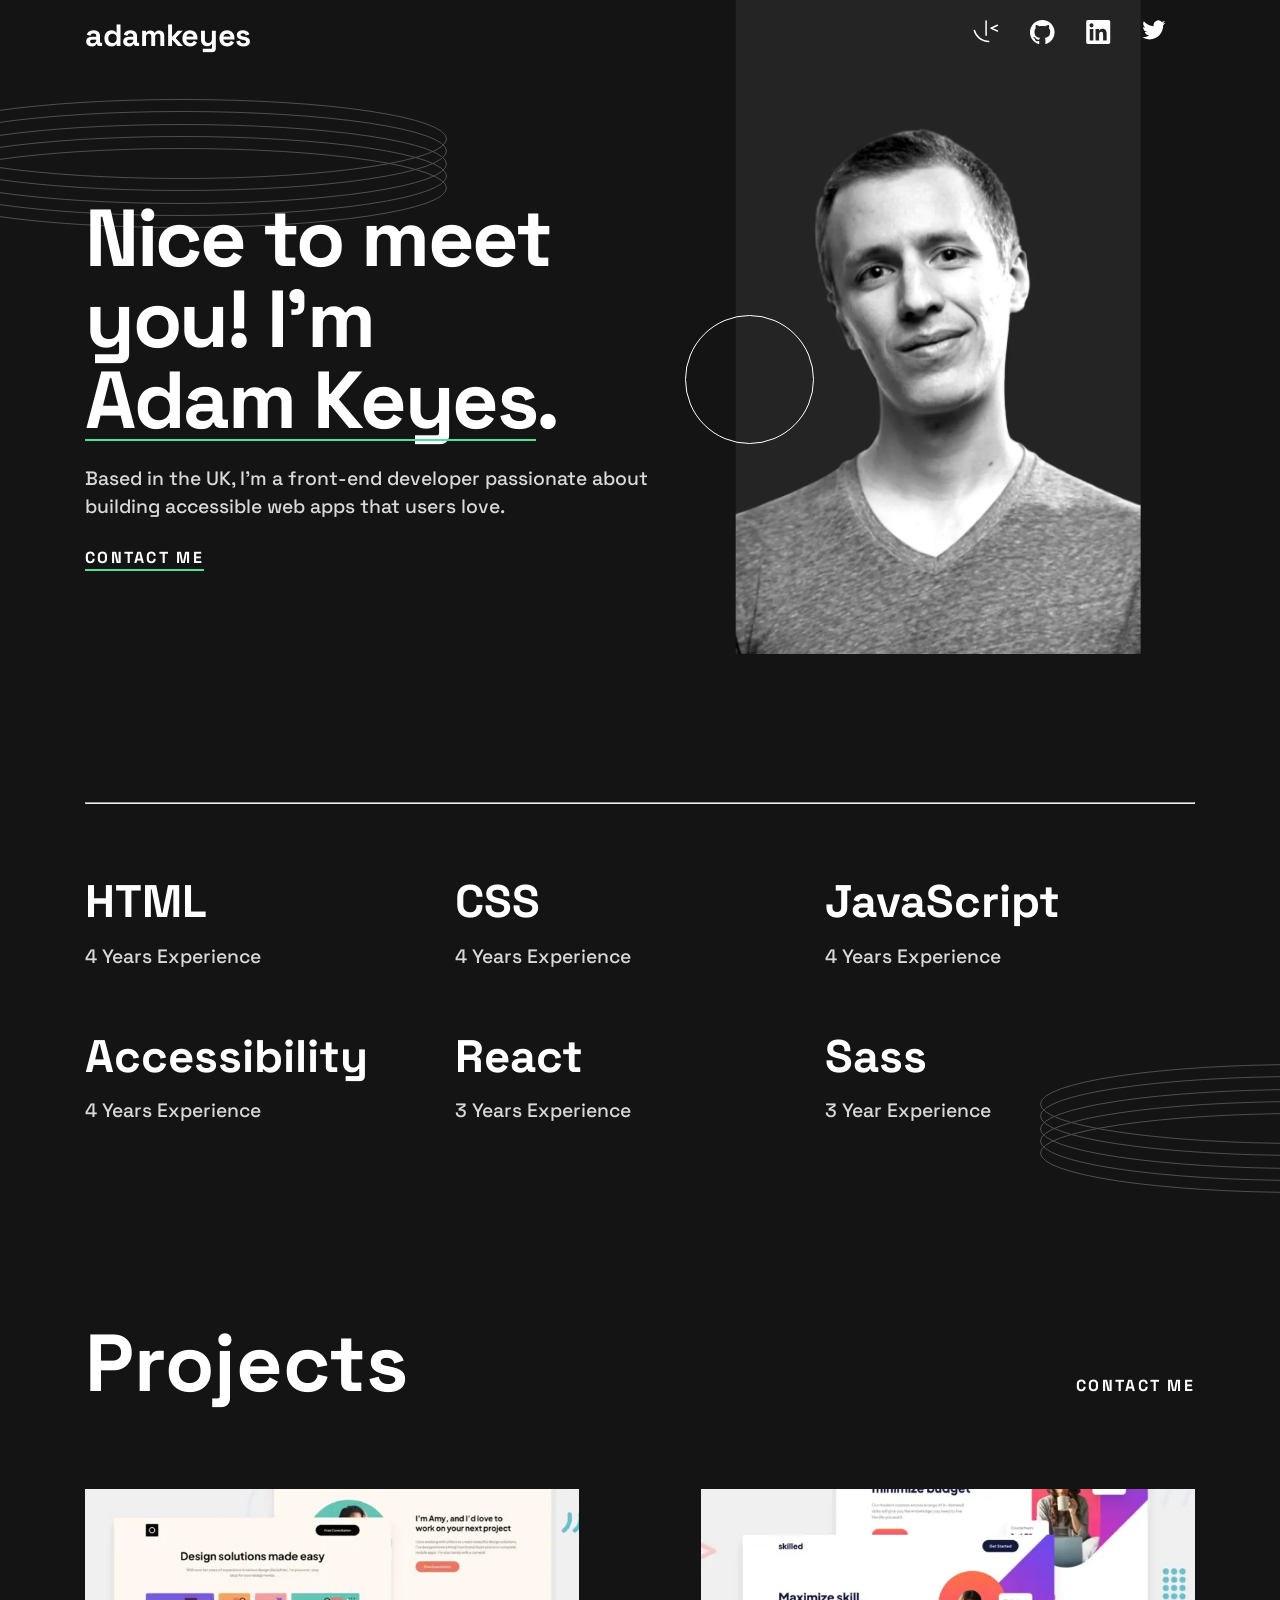
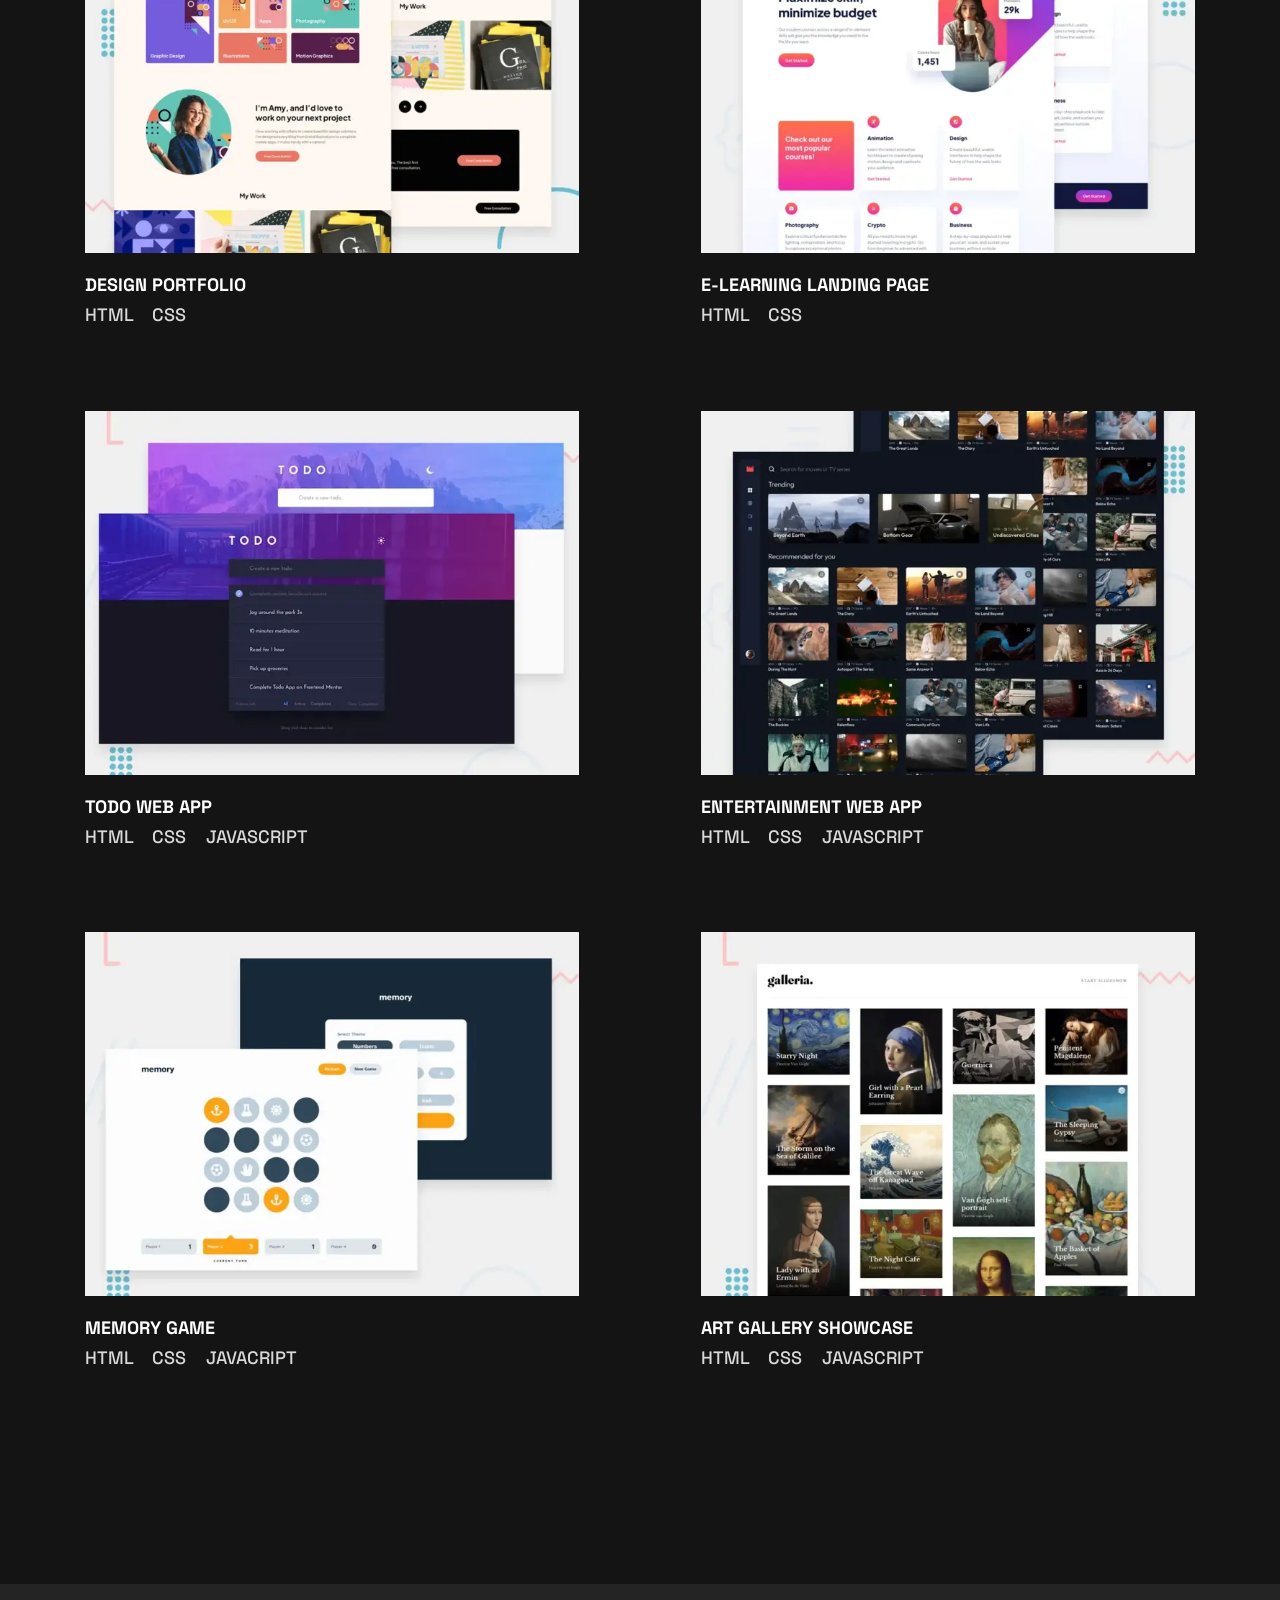
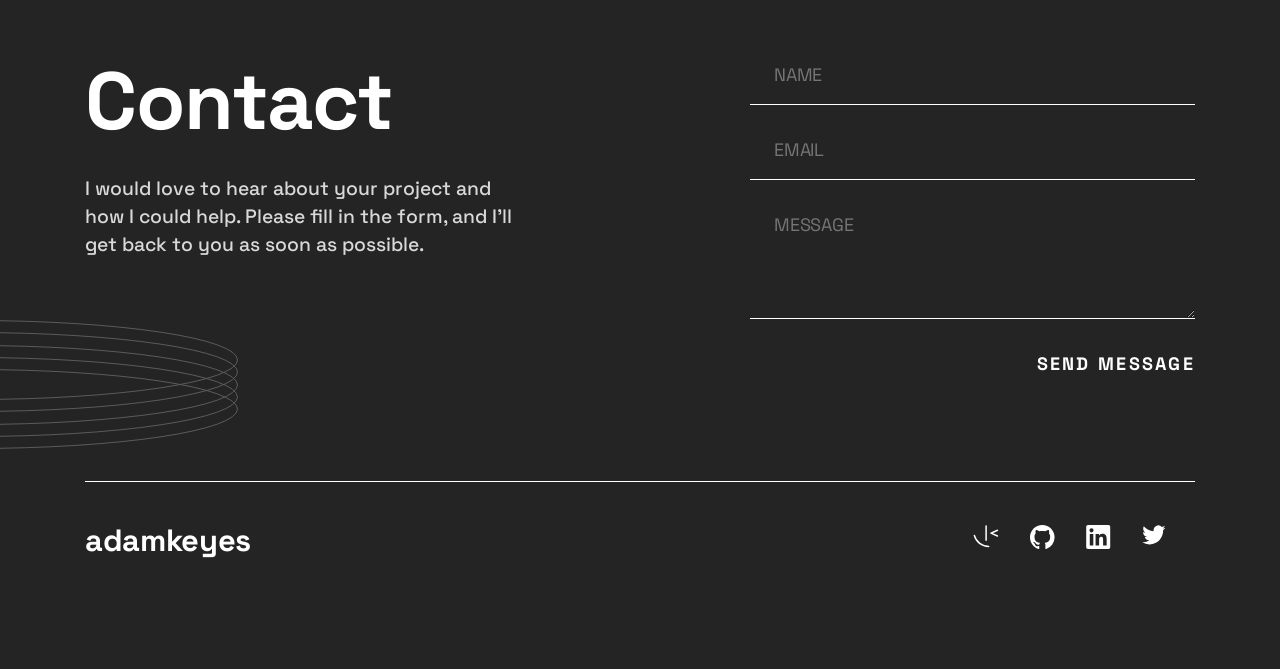
<file: index.html>
<!DOCTYPE html>
<html lang="en">
  <head>
    <meta charset="UTF-8" />
    <meta name="viewport" content="width=device-width, initial-scale=1.0" />

    <link
      rel="icon"
      type="image/png"
      sizes="32x32"
      href="./assets/images/favicon-32x32.png"
    />
    <link rel="preconnect" href="https://fonts.googleapis.com" />
    <link rel="preconnect" href="https://fonts.gstatic.com" crossorigin />
    <link
      href="https://fonts.googleapis.com/css2?family=Space+Grotesk:wght@500;700&display=swap"
      rel="stylesheet"
    />
    <link rel="stylesheet" href="styles.css" />
    <title>Frontend Mentor | Single-page developer portfolio</title>
  </head>
  <body>
    <header class="primary-header">
      <div class="container">
        <div class="flex">
          <h3 class="fw-bold fs-500-600 text-neutral-100 name">
            <a href="#" class="text-neutral-100">adamkeyes</a>
          </h3>
          <nav class="primary-navigation">
            <ul aria-label="Primary" role="list" class="nav-list">
              <li>
                <a
                  href="https://www.frontendmentor.io/profile/GGSWEngineer"
                  target="_blank"
                  ><img
                    src="./assets/images/icon-frontend-mentor.svg"
                    alt="front-end mentor icon"
                /></a>
              </li>
              <li>
                <a href="https://github.com/GGSWEngineer" target="_blank"
                  ><img src="./assets/images/icon-github.svg" alt="github icon"
                /></a>
              </li>
              <li>
                <a
                  href="https://www.linkedin.com/in/gerardo-garcia-19a794275/"
                  target="_blank"
                  ><img
                    src="./assets/images/icon-linkedin.svg"
                    alt="linkedin icon"
                /></a>
              </li>
              <li>
                <a href="#" target="_blank"
                  ><img
                    src="./assets/images/icon-twitter.svg"
                    alt="twitter icon"
                /></a>
              </li>
            </ul>
          </nav>
        </div>
        <div class="hero-section">
          <div class="img-container">
            <img
              src="./assets/images/image-profile-mobile.webp"
              alt="picture of me"
              class="profile-picture"
            />
          </div>
          <div class="hero-text">
            <h1 class="hero-header fw-bold fs-650-900 text-neutral-100">
              Nice to meet you! I'm
              <span class="underline-text">Adam Keyes</span>.
            </h1>
            <p class="hero-paragraph fw-medium fs-300-400">
              Based in the UK, I'm a front-end developer passionate about
              building accessible web apps that users love.
            </p>
            <a
              href="#contact"
              class="underline-text fw-bold fs-300 text-neutral-100 hero-btn"
              >Contact me</a
            >
          </div>
        </div>
      </div>
      <img
        src="assets/images/pattern-circle.svg"
        alt="circle pattern for background"
        class="circle-pattern"
      />
      <img
        src="assets/images/pattern-rings.svg"
        alt="pattern rings for background"
        class="ring-pattern"
      />
    </header>
    <hr />
    <main>
      <section class="programming-languages">
        <div class="container">
          <div class="programming-language">
            <h2 class="fw-bold fs-600-700 text-neutral-100">HTML</h2>
            <p class="fw-medium fs-300-400">4 Years Experience</p>
          </div>
          <div class="programming-language">
            <h2 class="fw-bold fs-600-700 text-neutral-100">CSS</h2>
            <p class="fw-medium fs-300-400">4 Years Experience</p>
          </div>
          <div class="programming-language">
            <h2 class="fw-bold fs-600-700 text-neutral-100">JavaScript</h2>
            <p class="fw-medium fs-300-400">4 Years Experience</p>
          </div>
          <div class="programming-language">
            <h2 class="fw-bold fs-600-700 text-neutral-100">Accessibility</h2>
            <p class="fw-medium fs-300-400">4 Years Experience</p>
          </div>
          <div class="programming-language">
            <h2 class="fw-bold fs-600-700 text-neutral-100">React</h2>
            <p class="fw-medium fs-300-400">3 Years Experience</p>
          </div>
          <div class="programming-language">
            <h2 class="fw-bold fs-600-700 text-neutral-100">Sass</h2>
            <p class="fw-medium fs-300-400">3 Year Experience</p>
          </div>
          <img
            src="assets/images/pattern-rings.svg"
            alt="pattern rings for background"
            class="ring-pattern"
          />
        </div>
      </section>
      <hr class="horizontal" />
      <section class="projects">
        <div class="container">
          <div class="header">
            <h1 class="projects-header fw-bold fs-650-900 text-neutral-100">
              Projects
            </h1>
            <a
              href="#contact"
              class="underline-text fw-bold fs-300 text-neutral-100 hero-btn projects-btn"
              >Contact me</a
            >
          </div>
          <div class="projects-container">
            <div class="project">
              <div class="img-and-buttons">
                <a
                  ><img
                    src="assets/images/thumbnail-project-1-small.webp"
                    alt="design portfolio project"
                    class="project-1"
                /></a>
                <div class="btn-container">
                  <a
                    class="hero-btn underline-text fw-bold .fs-300 text-neutral-100"
                  >
                    View Project
                  </a>
                  <a
                    class="hero-btn underline-text fw-bold .fs-300 text-neutral-100"
                  >
                    View Code
                  </a>
                </div>
              </div>
              <div class="project-text-container">
                <h4 class="fw-bold .fs-500 text-neutral-100">
                  Design Portfolio
                </h4>
                <div class="project-flex-group">
                  <p class="fw-medium fs-400">HTML</p>
                  <p class="fw-medium fs-400">CSS</p>
                </div>
                <div class="btn-container">
                  <a
                    class="hero-btn underline-text fw-bold .fs-300 text-neutral-100"
                  >
                    View Project
                  </a>
                  <a
                    class="hero-btn underline-text fw-bold .fs-300 text-neutral-100"
                  >
                    View Code
                  </a>
                </div>
              </div>
            </div>
            <div class="project">
              <div class="img-and-buttons">
                <a class="image-link"
                  ><img
                    src="assets/images/thumbnail-project-2-small.webp"
                    alt="e-learning-landing-page project"
                    class="project-2"
                /></a>
                <div class="btn-container">
                  <a
                    class="hero-btn underline-text fw-bold .fs-300 text-neutral-100"
                  >
                    View Project
                  </a>
                  <a
                    class="hero-btn underline-text fw-bold .fs-300 text-neutral-100"
                  >
                    View Code
                  </a>
                </div>
              </div>
              <div class="project-text-container">
                <h4 class="fw-bold .fs-500 text-neutral-100">
                  E-Learning Landing Page
                </h4>
                <div class="project-flex-group">
                  <p class="fw-medium fs-400">HTML</p>
                  <p class="fw-medium fs-400">CSS</p>
                </div>
                <div class="btn-container">
                  <a
                    class="hero-btn underline-text fw-bold .fs-300 text-neutral-100"
                  >
                    View Project
                  </a>
                  <a
                    class="hero-btn underline-text fw-bold .fs-300 text-neutral-100"
                  >
                    View Code
                  </a>
                </div>
              </div>
            </div>
            <div class="project">
              <div class="img-and-buttons">
                <a class="image-link"
                  ><img
                    src="assets/images/thumbnail-project-3-small.webp"
                    alt="todo web application"
                    class="project-3"
                /></a>
                <div class="btn-container">
                  <a
                    class="hero-btn underline-text fw-bold .fs-300 text-neutral-100"
                  >
                    View Project
                  </a>
                  <a
                    class="hero-btn underline-text fw-bold .fs-300 text-neutral-100"
                  >
                    View Code
                  </a>
                </div>
              </div>
              <div class="project-text-container">
                <h4 class="fw-bold .fs-500 text-neutral-100">Todo Web App</h4>
                <div class="project-flex-group">
                  <p class="fw-medium fs-400">HTML</p>
                  <p class="fw-medium fs-400">CSS</p>
                  <p class="fw-medium fs-400">Javascript</p>
                </div>
                <div class="btn-container">
                  <a
                    class="hero-btn underline-text fw-bold .fs-300 text-neutral-100"
                  >
                    View Project
                  </a>
                  <a
                    class="hero-btn underline-text fw-bold .fs-300 text-neutral-100"
                  >
                    View Code
                  </a>
                </div>
              </div>
            </div>
            <div class="project">
              <div class="img-and-buttons">
                <a class="image-link"
                  ><img
                    src="assets/images/thumbnail-project-4-small.webp"
                    alt="entertainment web application"
                    class="project-4"
                /></a>
                <div class="btn-container">
                  <a
                    class="hero-btn underline-text fw-bold .fs-300 text-neutral-100"
                  >
                    View Project
                  </a>
                  <a
                    class="hero-btn underline-text fw-bold .fs-300 text-neutral-100"
                  >
                    View Code
                  </a>
                </div>
              </div>
              <div class="project-text-container">
                <h4 class="fw-bold .fs-500 text-neutral-100">
                  Entertainment Web App
                </h4>
                <div class="project-flex-group">
                  <p class="fw-medium fs-400">HTML</p>
                  <p class="fw-medium fs-400">CSS</p>
                  <p class="fw-medium fs-400">JavaScript</p>
                </div>
                <div class="btn-container">
                  <a
                    class="hero-btn underline-text fw-bold .fs-300 text-neutral-100"
                  >
                    View Project
                  </a>
                  <a
                    class="hero-btn underline-text fw-bold .fs-300 text-neutral-100"
                  >
                    View Code
                  </a>
                </div>
              </div>
            </div>
            <div class="project">
              <div class="img-and-buttons">
                <a class="image-link"
                  ><img
                    src="assets/images/thumbnail-project-5-small.webp"
                    alt="memory game"
                    class="project-5"
                /></a>
                <div class="btn-container">
                  <a
                    class="hero-btn underline-text fw-bold .fs-300 text-neutral-100"
                  >
                    View Project
                  </a>
                  <a
                    class="hero-btn underline-text fw-bold .fs-300 text-neutral-100"
                  >
                    View Code
                  </a>
                </div>
              </div>
              <div class="project-text-container">
                <h4 class="fw-bold .fs-500 text-neutral-100">Memory Game</h4>
                <div class="project-flex-group">
                  <p class="fw-medium fs-400">HTML</p>
                  <p class="fw-medium fs-400">CSS</p>
                  <p class="fw-medium fs-400">Javacript</p>
                </div>
                <div class="btn-container">
                  <a
                    class="hero-btn underline-text fw-bold .fs-300 text-neutral-100"
                  >
                    View Project
                  </a>
                  <a
                    class="hero-btn underline-text fw-bold .fs-300 text-neutral-100"
                  >
                    View Code
                  </a>
                </div>
              </div>
            </div>
            <div class="project">
              <div class="img-and-buttons">
                <a class="image-link"
                  ><img
                    src="assets/images/thumbnail-project-6-small.webp"
                    alt="art gallery showcase app"
                    class="project-6"
                /></a>
                <div class="btn-container">
                  <a
                    class="hero-btn underline-text fw-bold .fs-300 text-neutral-100"
                  >
                    View Project
                  </a>
                  <a
                    class="hero-btn underline-text fw-bold .fs-300 text-neutral-100"
                  >
                    View Code
                  </a>
                </div>
              </div>
              <div class="project-text-container">
                <h4 class="fw-bold .fs-500 text-neutral-100">
                  Art Gallery Showcase
                </h4>
                <div class="project-flex-group">
                  <p class="fw-medium fs-400">HTML</p>
                  <p class="fw-medium fs-400">CSS</p>
                  <p class="fw-medium fs-400">Javascript</p>
                </div>
                <div class="btn-container">
                  <a
                    class="hero-btn underline-text fw-bold .fs-300 text-neutral-100"
                  >
                    View Project
                  </a>
                  <a
                    class="hero-btn underline-text fw-bold .fs-300 text-neutral-100"
                  >
                    View Code
                  </a>
                </div>
              </div>
            </div>
          </div>
        </div>
      </section>
    </main>
    <footer id="contact" class="bg-accent-300">
      <div class="container">
        <div class="flex-group">
          <div class="footer-header-container">
            <h1 class="contact-header fw-bold fs-650-900 text-neutral-100">
              Contact
            </h1>
            <p class="fw-medium fs-300-400">
              I would love to hear about your project and how I could help.
              Please fill in the form, and I’ll get back to you as soon as
              possible.
            </p>
          </div>
          <div class="form-container">
            <form action="">
              <div class="form-group">
                <input
                  type="text"
                  id="name"
                  name="first-name-last-name"
                  placeholder="name"
                  class="bg-accent-300"
                  required
                />
                <div class="error-message name-error-message fw-medium fs-200">
                  Sorry, invalid format here
                </div>
              </div>
              <div class="form-group">
                <input
                  type="email"
                  id="email"
                  name="email"
                  placeholder="email"
                  class="bg-accent-300"
                  required
                />
                <div class="error-message email-error-message fw-medium fs-200">
                  Sorry, invalid format here
                </div>
              </div>
              <div class="form-group">
                <textarea
                  id="message"
                  class="bg-accent-300"
                  placeholder="message"
                ></textarea>
                <div
                  class="error-message message-error-message fw-medium fs-200 text-area-error"
                >
                  Sorry, invalid format here
                </div>
              </div>

              <button
                class="btn hero-btn underline-text fw-bold .fs-300 text-neutral-100"
              >
                Send Message
              </button>
            </form>
          </div>
        </div>
        <div class="footer-nav">
          <div class="container">
            <div class="flex">
              <h3 class="fw-bold fs-500-600 text-neutral-100 name">
                <a href="#" class="text-neutral-100">adamkeyes</a>
              </h3>
              <nav class="primary-navigation">
                <ul aria-label="Primary" role="list" class="nav-list">
                  <li>
                    <a href="#"
                      ><img
                        src="./assets/images/icon-frontend-mentor.svg"
                        alt="front-end mentor icon"
                    /></a>
                  </li>
                  <li>
                    <a href="#"
                      ><img
                        src="./assets/images/icon-github.svg"
                        alt="github icon"
                    /></a>
                  </li>
                  <li>
                    <a href="#"
                      ><img
                        src="./assets/images/icon-linkedin.svg"
                        alt="linkedin icon"
                    /></a>
                  </li>
                  <li>
                    <a href="#"
                      ><img
                        src="./assets/images/icon-twitter.svg"
                        alt="twitter icon"
                    /></a>
                  </li>
                </ul>
              </nav>
            </div>
          </div>
        </div>
        <img
          src="assets/images/pattern-rings.svg"
          alt="pattern rings for background"
          class="ring-pattern"
        />
      </div>
    </footer>
    <script src="app.js"></script>
  </body>
</html>

<!-- change picture from model to me
fix spacing between the projects as it goes from mobile to large -->
</file>
<file: styles.css>
*,
*::before,
*::after {
  box-sizing: border-box;
}

:root {
  --clr-accent-400: hsl(153, 71%, 59%);
  --clr-accent-300: hsl(0, 0%, 14%);
  --clr-accent-100: hsl(0, 0%, 85%);

  --clr-primary-400: hsl(0, 0%, 8%);

  --clr-neutral-100: hsl(0 0% 100%);

  --ff-primary: "Space Grotesk", sans-serif;

  --ff-body: var(--ff-primary);
  --ff-heading: var(--ff-primary);

  --fw-medium: 500;
  --fw-bold: 700;

  --fs-200: 0.75rem;
  --fs-300: 1rem;
  --fs-400: 1.125rem;
  --fs-500: 1.5rem;
  --fs-600: 2rem;
  --fs-650: 2.5rem;
  --fs-700: 3rem;
  --fs-800: 4.5rem;
  --fs-900: 5.5rem;

  /* --fs-body: var(--fs-400);  given in the figma file 
  --fs-primary-heading: var(--fs-900);
  --fs-secondary-heading: var(--fs-600);
  --fs-nav: var(--fs-600);  fs 600 for tablet and higher   
  --fs-button: var(--fs-300);  will stay this size throughout all screens  */

  /* dont worry about this yet, will come back after i start to style using margins */
  /* --size-100: 0.25rem;
  --size-200: 0.5rem;
  --size-300: 0.75rem;
  --size-400: 1rem;
  --size-500: 1.5rem;
  --size-600: 2rem;
  --size-700: 3rem;
  --size-800: 4rem;
  --size-900: 5rem; */
}

* {
  margin: 0;
  padding: 0;
  font: inherit;
}

html {
  color-scheme: dark light;
}

body {
  min-height: 100vh;
}

img,
picture,
svg,
video {
  display: block;
  max-width: 100%;
}

input,
textarea,
button,
select {
  font: inherit;
}

a {
  text-decoration: none;
}

ul[role="list"],
ol[role="list"] {
  list-style: none;
}

/* utility classes  */

.text-neutral-100 {
  color: var(--clr-neutral-100);
}

.text-accent-100 {
  color: var(--clr-accent-100);
}

.bg-primary-400 {
  background-color: var(--clr-primary-400);
}
.bg-accent-400 {
  background-color: var(--clr-accent-400);
}
.bg-accent-300 {
  background-color: var(--clr-accent-300);
}

.fw-bold {
  font-weight: var(--fw-bold);
}
.fw-medium {
  font-weight: var(--fw-medium);
}

.fs-300-400 {
  font-size: clamp(1rem, 0.912rem + 0.376vw, 1.25rem);
}

.fs-500-600 {
  font-size: clamp(1.5rem, 1.324rem + 0.751vw, 2rem);
}

.fs-600-700 {
  font-size: clamp(2rem, 1.648rem + 1.502vw, 3rem);
}

.fs-650-900 {
  font-size: clamp(2.5rem, 1.444rem + 4.507vw, 5.5rem);
}

.fs-200 {
  font-size: var(--fs-200);
}

.fs-300 {
  font-size: var(--fs-300);
}
.fs-400 {
  font-size: var(--fs-400);
}
.fs-500 {
  font-size: var(--fs-500);
}
.fs-600 {
  font-size: var(--fs-600);
}

.fs-650 {
  font-size: var(--fs-650);
}
.fs-700 {
  font-size: var(--fs-700);
}
.fs-800 {
  font-size: var(--fs-800);
}
.fs-900 {
  font-size: var(--fs-900);
}

.show {
  display: block;
}

.hide {
  display: none;
}

.container,
hr {
  --max-width: 69.375rem;
  --padding: 1rem;
  /* --padding: 2rem; for tablet */
  width: min(var(--max-width), 100% - (var(--padding) * 2));
  margin-inline: auto;
}

/* Define the initial style for the text */
.underline-text {
  position: relative;
  display: inline-block;
  text-decoration: none; /* Remove default underline */
  transition: color 0.5s ease, transform 0.5s ease; /* Add smooth color and transform transitions */
}

/* Add a pseudo-element for the underline effect */
.underline-text::before {
  content: "";
  position: absolute;
  width: 100%;
  height: 2px;
  bottom: 0;
  left: 0;
  background-color: var(--clr-accent-400);
  transform: scaleX(
    0
  ); /* Initially, set the scale to 0 for the underline effect */
  transform-origin: bottom right;
  transition: transform 3s ease; /* Add a smooth transform transition */
}

/* Add a class to underline the text when it's in the viewport */
.underlined::before {
  transform: scaleX(1); /* Set the scale to 1 to reveal the underline */
  transform-origin: bottom left;
}

/* general styling */

body {
  font-size: var(--fs-400);
  font-family: var(--ff-body);
  color: var(
    --clr-accent-100
  ); /* body color from figma file leftmost design system */
  background-color: var(--clr-primary-400);
  overflow-x: hidden;
}

.primary-header .container {
  margin-bottom: 5.75rem;
}

.primary-header {
  margin-top: 1.25rem;
  text-align: center;
}

.nav-list {
  display: flex;
  justify-content: space-between;
  width: 9.62463rem;
  margin-inline: auto;
}

.name {
  line-height: 2rem; /* 133.333% doesn't change through figma file*/
  letter-spacing: -0.02081rem;
  margin-bottom: 1.25rem;
}

/* clamp calculation used for min-width of 375px and max-width of 1440px */

.profile-picture,
.header-profile-picture {
   /* width: clamp(10.88794rem, 2.074rem + 37.6064vw, 20.125rem);375 to 768px */
  width: clamp(10.88794rem, 4.9286rem + 25.4266vw, 27.8125rem);  /*  375 to 1440 */
  content: url("assets/images/image-profile-mobile.webp");
  margin-inline: auto;
}

.profile-picture {
  position: absolute;
  top: 0;
  left: 50%;
  transform: translateX(-50%);
  z-index: -1;
}

.hero-text {
  margin-bottom: 5.75rem;
}

.hero-header {
  line-height: clamp(2.5rem, 1.4437rem + 4.507vw, 5.5rem); /* 100% */
  letter-spacing: -0.071rem;
  margin-top: clamp(20.5rem, 8.09547rem + 52.926vw, 33.5rem);
  margin-bottom: 1.5rem;
}

.hero-paragraph {
  line-height: clamp(
    1.625rem,
    1.5057rem + 0.5089vw,
    1.75rem
  ); /* from 375px to 768px */
  margin-bottom: 1.5rem;
}

.hero-btn {
  /* width: 7.5rem; */
  /* width: 100%; */
  display: inline-block;
  /* margin-inline: auto; */
  border: none;
  background: none;
  text-transform: uppercase;
  line-height: 1.625rem; /* 162.5% */
  letter-spacing: 0.14288rem;
  white-space: nowrap;
}

.hero-btn:hover,
.hero-btn:active {
  cursor: pointer;
  color: var(--clr-accent-400);
}

/* hero-btn stays the same through all screen sizes */

header .ring-pattern, header .circle-pattern {
  position: absolute;
}

header .ring-pattern {
  z-index: -2;
  top: 22.5%;
  left: -50%;
}

header .circle-pattern {
  top: 37%;
  left: 80%;
}


/* .project-1 {
    content: url("assets/images/thumbnail-project-1-small.webp")
} */

/* // Medium devices (tablets, 768px and up) for header ONLY*/
@media (min-width: 768px) {
  .container,
  hr {
    --padding: 2rem;
  }
  .primary-header .container {
    margin-bottom: 4.5rem;
  }
  .primary-header {
    text-align: left;
  }
  .profile-picture {
    content: url("assets/images/image-profile-tablet.webp");
    left: 100%;
    transform: translateX(-100%);
    /* width: clamp(20.125rem, -2.9375rem + 48.0469vw, 27.8125rem); */
  }
  .flex {
    display: flex;
    justify-content: space-between;
    margin-bottom: 5.63rem;
  }
  .nav-list {
    width: 12.03075rem;
  }
  .hero-text {
    max-width: 27rem;
    /* figma file is 27.6878rem for width */
    margin-bottom: 4.13rem;
  }
  .hero-header {
    margin-top: 0;
    letter-spacing: -0.12781rem;
  }

  /* .hero-paragraph stays the same between tablet and desktop */

  header .ring-pattern {
    z-index: -2;
    top: 12.5%;
    left: -41.3%;
  }
  header .circle-pattern {
    top: 26.5%;
    left: 90%;
  }
}

/* // Large devices (desktops, 992px and up) or 1024px */
@media (min-width: 1024px) {
  .profile-picture {
    content: url("assets/images/image-profile-desktop.webp");
    left: 89.1%;
  }

  /* clamp takes care of size so i dont need to change img src */
  /* .project-1 {
    content: url("assets/images/thumbnail-project-1-large.webp")
} */
  .nav-list {
    margin-right: 1.84rem;
  }

  .primary-header .container {
    margin-bottom: 14.44rem;
  }
  .flex {
    margin-bottom: 7.94rem;
  }
  .hero-text {
    max-width: 40.125rem;
    margin-bottom: 2.69rem;
  }
  .hero-header {
    letter-spacing: -0.15625rem;
  }
  header .ring-pattern {
    z-index: -2;
    top: 11%;
    left: -6.5%;
  }
  header .circle-pattern {
    top: 35%;
    left: 53.5%;
  }
}

/* first section of main */

.programming-languages .container {
  --column-count: 1;
  position: relative;
  text-align: center;
  margin-top: clamp(2.5rem, 1.7958rem + 3.0047vw, 4.5rem); /* 375px to 1440px */
  margin-bottom: clamp(
    2.5rem,
    1.7958rem + 3.0047vw,
    4.5rem
  ); /* to the horizontal line */
  display: grid;
  grid-template-columns: repeat(var(--column-count), 1fr);
}

.programming-language {
  margin-bottom: clamp(1.5rem, -0.5324rem + 8.6718vw, 3.63rem); /*375 to 1440 */
}

.programming-language:last-child {
  margin-bottom: 0;
}

.programming-language h2 {
  margin-bottom: clamp(
    0.06rem,
    -0.7129rem + 3.2977vw,
    0.87rem
  ); /* 375px to 768px */
}

.programming-languages .container > .ring-pattern {
  position:absolute;
  top: 100%;
  left: 50%;
}

/* // Medium devices (tablets, 768px and up) */
@media (min-width: 768px) {
  .programming-languages .container {
    --column-count: 2;
    text-align: left;
    margin-bottom: clamp(
      6.25rem,
      3.3929rem + 5.9524vw,
      8.75rem
    ); /*768 to 1440 */
  }
  .horizontal {
    display: none;
  }
  .programming-languages .container > .ring-pattern {
    top: 71%;
    left: 75%;
  }
}

/* 
 // Large devices (desktops, 992px and up or 1024px) */
@media (min-width: 1024px) {
  .programming-languages .container {
    --column-count: 3;
  }
}

/* projects section */

.projects .container {
  margin-top: 5rem;
  margin-bottom: clamp(5rem, 3.7007rem + 5.5437vw, 8.69rem); /* 375 to 1440 */
}

.header {
  display: flex;
  align-items: baseline;
  margin-bottom: clamp(2.5rem, 1.6197rem + 3.7559vw, 5rem);
}

.hero-btn.projects-btn {
  align-self: baseline;
  margin-left: auto;
}

.programming-languages .container > .ring-pattern {
  top: 62%;
  left: 86%;
}

/* .projects-container {
  --column-count: 1;
  display: grid;
  grid-template-columns: repeat(var(--column-count), 1fr);
} */

/* either choose from the grid above or flex bottom */

.projects-container {
  display: flex;
  flex-direction: column;
  align-items: center;
}

.project {
  display: inline-block;
  /* margin-inline: auto; uncomment this if i go back to grid on my .projects-container */
  text-transform: uppercase;
  margin-bottom: clamp(2.5rem, 1.8627rem + 2.7192vw, 4.31rem);
}

.project img {
  width: clamp(21.5625rem, 7.6339rem + 29.0179vw, 33.75rem);
  margin-bottom: 1.25rem;
}

.project h4 {
  margin-bottom: 0.44rem;
}

.project-flex-group {
  display: flex;
  margin-bottom: 1.25rem;
}

.project-flex-group > :first-child {
  margin-right: 1.12rem;
}

.project-flex-group > :nth-child(2) {
  margin-right: 1.25rem;
}

.img-and-buttons > .btn-container {
  display: none;
}

.btn-container > :first-child {
  margin-right: 2rem;
}

/* // Medium devices (tablets, 768px and up) */
@media (min-width: 768px) {
  .projects .container {
    margin-top: 0;
  } /* the container above takes care of the margin-bottom */

  /* .projects-container {
    --column-count: 2;
  } */

  .projects-container {
    flex-direction: row;
    flex-wrap: wrap;
    justify-content: space-between;
  }
  /* .project img {
    width: clamp(21.5625rem, 7.6339rem + 29.0179vw, 33.75rem);
  } */
}

@media (min-width: 1024px) {
  /* .project {
    position: relative;
  } */
  .project .img-and-buttons:hover::before {
    content: "";
    position: absolute;
    top: 0;
    left: 0;
    width: 100%;
    height: 100%;
    opacity: 0.75;
    background: #000;
  }

  .img-and-buttons {
    position: relative;
  }

  .project-text-container > .btn-container {
    display: none;
  }

  .img-and-buttons:hover > .btn-container {
    text-align: center;
    display: flex;
    flex-direction: column;
    justify-content: center;
    position: absolute;
    top: 50%;
    left: 50%;
    transform: translate(-50%, -50%);
    cursor: pointer;
  }

  .btn-container > :first-child {
    margin-right: 0;
    margin-bottom: 3rem;
  }
}

/* footer */

footer > .container {
  /* max-width: 27.8125rem; */
  padding-top: 3.75rem; /* complete with media query */
  padding-bottom: 3.75rem;
  position: relative;
}

.footer-header-container {
  margin-bottom: clamp(3.13rem, 3.3408rem + -0.7099vw, 3rem);
  text-align: center;
}

.contact-header {
  margin-bottom: 1.25rem;
  line-height: clamp(2.5rem, 1.444rem + 4.507vw, 5.5rem); /* done 375 to 1440 */
  letter-spacing: clamp(
    -0.071rem,
    0.0103rem + -0.3471vw,
    -0.15625rem
  ); /* done 375 to 1440 */
}

.flex-group {
  margin-bottom: clamp(
    6.19rem,
    5.8942rem + 1.2621vw,
    6.5rem
  ); /* 375px to 768px */
}

footer .flex-group {
  max-width: 27.8125rem;
  margin-inline: auto;
}

.footer-nav .container {
  margin-inline: 0;
  width: 100%;
}

.footer-nav > .container > .flex {
  margin-top: 2.44rem;
  margin-bottom: 0;
}

.footer-header-container p {
  line-height: clamp(
    1.625rem,
    1.5057rem + 0.5089vw,
    1.75rem
  ); /* done 375 to 768 */
  /* no letter spacing */
}

form input,
form textarea {
  display: block;
  width: 100%;
  margin-bottom: 2rem;
  padding-left: 1.5rem;
  padding-bottom: 1rem;
  border: none;
  border-bottom: 0.0625rem solid var(--clr-neutral-100);
  line-height: 1.625rem; /* 162.5% */
  letter-spacing: -0.01388rem;
  text-transform: uppercase;
}

form input:focus,
form textarea:focus {
  outline: none;
}

form textarea {
  height: 6.6875rem;
}

footer .hero-btn {
  display: block;
  margin-left: auto;
}

.footer-nav {
  border-top: 0.0625rem solid var(--clr-neutral-100);
  text-align: center;
}

.error-message {
  display: none;
  color: #ff6f5b;
  text-align: right;
  margin-top: 0.31rem;
  margin-bottom: 0.78rem;
}

.error {
  border-bottom: 0.0625rem solid #ff6f5b;
}

.success {
  border-bottom: 0.0625rem solid var(--clr-accent-400);
}

.error-message.text-area-error {
  margin-bottom: 0.69rem;
}

footer .container .ring-pattern {
  position: absolute;
  top: 57.5%;
  left: -50%;
}

@media (min-width: 768px) {
  footer > .container {
    padding-top: clamp(3.75rem, 2.0357rem + 3.5714vw, 5.25rem);
    padding-bottom: clamp(2.5rem, -7.25rem + 20.3125vw, 5.75rem);
  }
  .contact-header {
    margin-bottom: clamp(
      1.25rem,
      0.1071rem + 2.381vw,
      2.25rem
    ); /* stays stagnant till 768px and grows from here */
  }
  .footer-nav > .container > .flex {
    margin-top: clamp(
      1.88rem,
      0.6686rem + 2.5238vw,
      2.94rem
    ); /* 768 to 1440px */
  }
  footer .container .ring-pattern {
    position: absolute;
    top: 66%;
    left: -50%;
  }
}

@media (min-width: 1024px) {
  footer .container {
    max-width: none;
  }

  .footer-header-container {
    max-width: 27.8125rem;
    text-align: left;
  }

  footer .flex-group {
    max-width: none;
    margin-inline: auto;
  }

  .flex-group {
    display: flex;
    justify-content: space-between;
  }
  .flex-group > * {
    /* flex-grow: 1; */
    flex: 1;
  }
  .flex-group .form-container {
    max-width: 27.8125rem;
  }
  footer .container .ring-pattern {
    position: absolute;
    top: 49%;
    left: -34%;
  }
}
</file>
